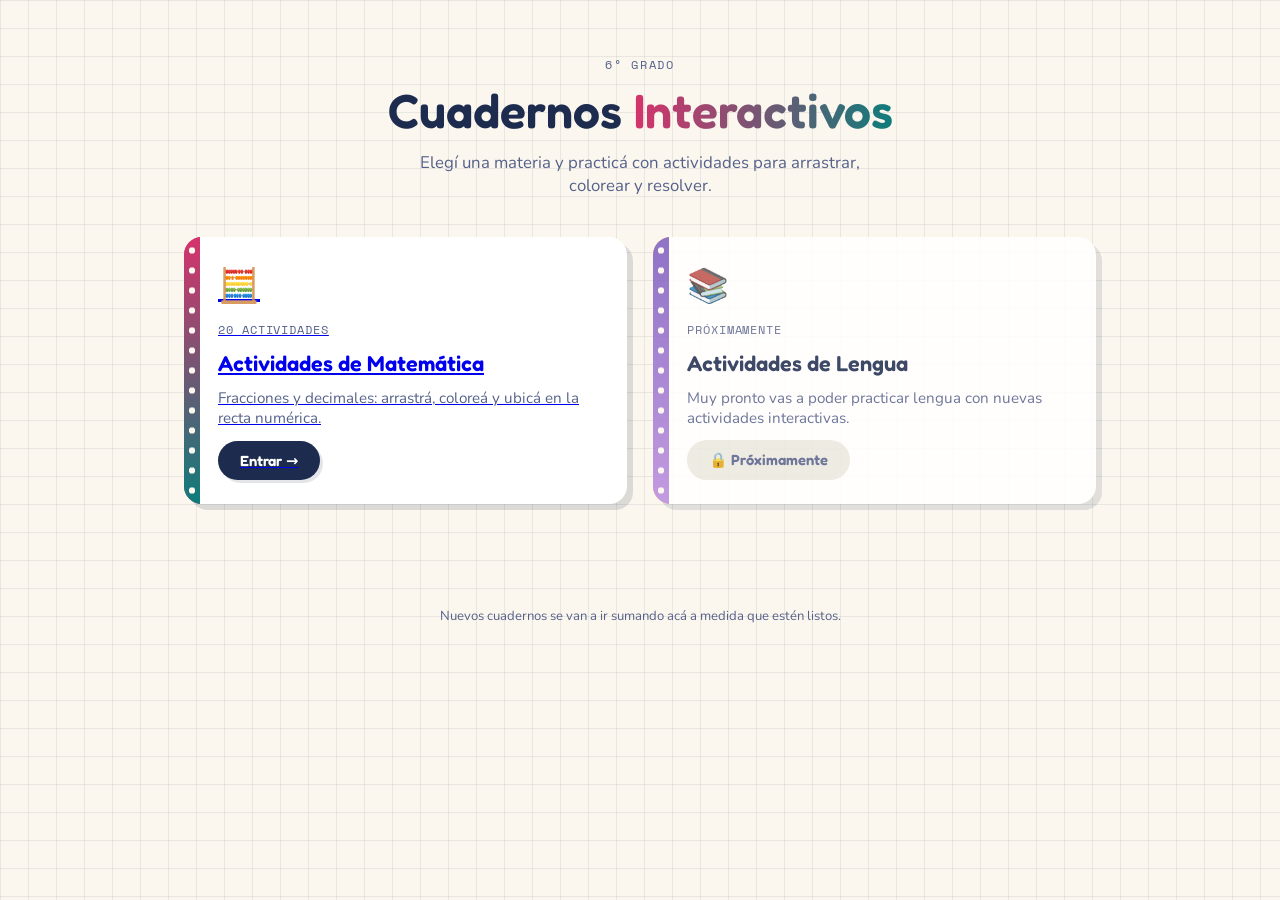
<file: index.html>
<!DOCTYPE html>
<html lang="es">
<head>
<meta charset="UTF-8">
<meta name="viewport" content="width=device-width, initial-scale=1.0">
<title>Cuadernos Interactivos — Actividades por materia</title>
<meta name="description" content="Elegí una materia y practicá con actividades interactivas: arrastrar, colorear, ubicar en la recta numérica y más.">
<link rel="preconnect" href="https://fonts.googleapis.com">
<link rel="preconnect" href="https://fonts.gstatic.com" crossorigin>
<link href="https://fonts.googleapis.com/css2?family=Fredoka:wght@500;600;700&family=Nunito:wght@400;600;700;800&family=Space+Mono:wght@400;700&display=swap" rel="stylesheet">
<link rel="stylesheet" href="home.css">
</head>
<body>

<div class="paper-texture" aria-hidden="true"></div>

<header class="home-header">
  <p class="eyebrow">6° grado</p>
  <h1>Cuadernos <span class="hl">Interactivos</span></h1>
  <p class="subtitle">Elegí una materia y practicá con actividades para arrastrar, colorear y resolver.</p>
</header>

<main class="shelf" id="shelf" aria-live="polite"></main>

<footer class="home-footer">
  <p>Nuevos cuadernos se van a ir sumando acá a medida que estén listos.</p>
</footer>

<script src="home.js"></script>
</body>
</html>
</file>
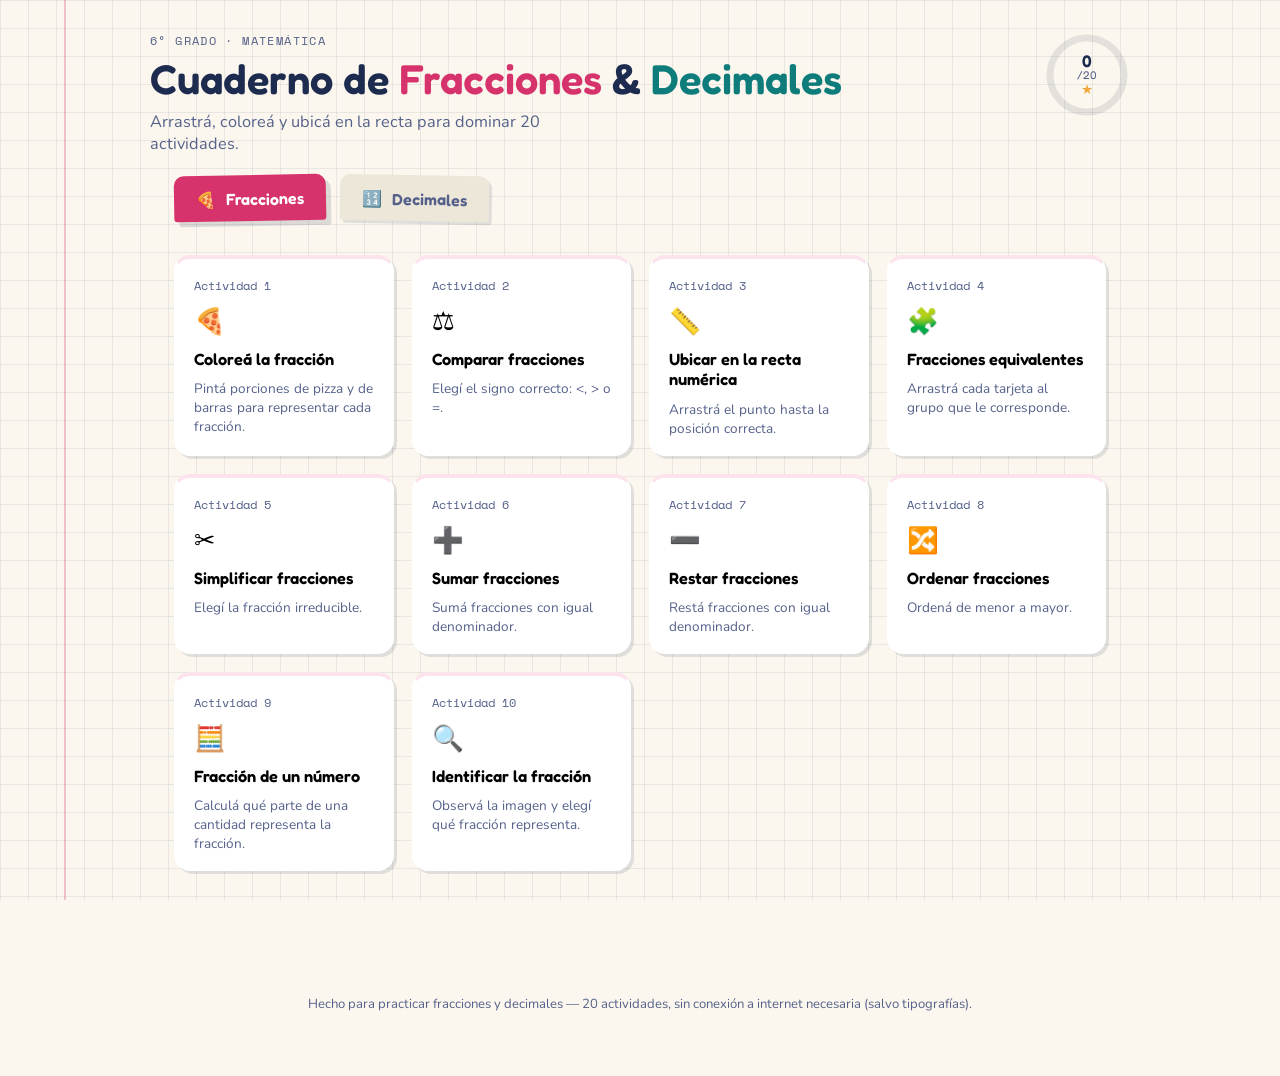
<file: fracciones-decimales6/index.html>
<!DOCTYPE html>
<html lang="es">
<head>
<meta charset="UTF-8">
<meta name="viewport" content="width=device-width, initial-scale=1.0">
<title>Cuaderno de Fracciones y Decimales — 6° grado</title>
<meta name="description" content="App interactiva para practicar fracciones y decimales: arrastrar, colorear, ubicar en la recta numérica y más.">
<link rel="preconnect" href="https://fonts.googleapis.com">
<link rel="preconnect" href="https://fonts.gstatic.com" crossorigin>
<link href="https://fonts.googleapis.com/css2?family=Fredoka:wght@500;600;700&family=Nunito:wght@400;600;700;800&family=Space+Mono:wght@400;700&display=swap" rel="stylesheet">
<link rel="stylesheet" href="style.css">
</head>
<body>

<div class="paper-texture" aria-hidden="true"></div>

<header class="notebook-header">
  <div class="header-inner">
    <div class="title-block">
      <p class="eyebrow">6° grado · Matemática</p>
      <h1>Cuaderno de <span class="hl-fraction">Fracciones</span> &amp; <span class="hl-decimal">Decimales</span></h1>
      <p class="subtitle">Arrastrá, coloreá y ubicá en la recta para dominar 20 actividades.</p>
    </div>
    <div class="progress-widget" id="progress-widget" aria-live="polite">
      <svg class="progress-ring" width="86" height="86" viewBox="0 0 86 86">
        <circle class="ring-bg" cx="43" cy="43" r="37"></circle>
        <circle class="ring-fill" id="ring-fill" cx="43" cy="43" r="37"></circle>
      </svg>
      <div class="progress-label">
        <span id="progress-count">0</span><span class="progress-total">/20</span>
        <span class="progress-star">★</span>
      </div>
    </div>
  </div>
</header>

<nav class="tabs" role="tablist" aria-label="Secciones">
  <button class="tape-tab tape-fraction is-active" role="tab" aria-selected="true" data-section="fractions" id="tab-fractions">
    <span class="tape-icon">🍕</span> Fracciones
  </button>
  <button class="tape-tab tape-decimal" role="tab" aria-selected="false" data-section="decimals" id="tab-decimals">
    <span class="tape-icon">🔢</span> Decimales
  </button>
</nav>

<main>
  <section id="board" class="board" aria-live="polite"></section>

  <section id="activity-panel" class="activity-panel" hidden>
    <div class="panel-card">
      <button id="btn-back" class="btn-back" type="button">← Volver al cuaderno</button>

      <div class="panel-head">
        <span class="panel-index" id="panel-index">Actividad 1</span>
        <h2 id="panel-title">Título</h2>
        <p id="panel-instruction" class="panel-instruction">Instrucción</p>
      </div>

      <div class="item-dots" id="item-dots"></div>

      <div class="item-container" id="item-container"></div>

      <div class="feedback" id="feedback" role="status" aria-live="polite"></div>

      <div class="panel-actions">
        <button id="btn-check" class="btn btn-primary" type="button">Verificar</button>
        <button id="btn-retry" class="btn btn-ghost" type="button" hidden>Intentar de nuevo</button>
        <button id="btn-next" class="btn btn-success" type="button" hidden>Siguiente →</button>
      </div>
    </div>
  </section>
</main>

<div id="celebration" class="celebration" aria-hidden="true"></div>

<footer class="site-footer">
  <p>Hecho para practicar fracciones y decimales — 20 actividades, sin conexión a internet necesaria (salvo tipografías).</p>
</footer>

<script src="script.js"></script>
</body>
</html>
</file>
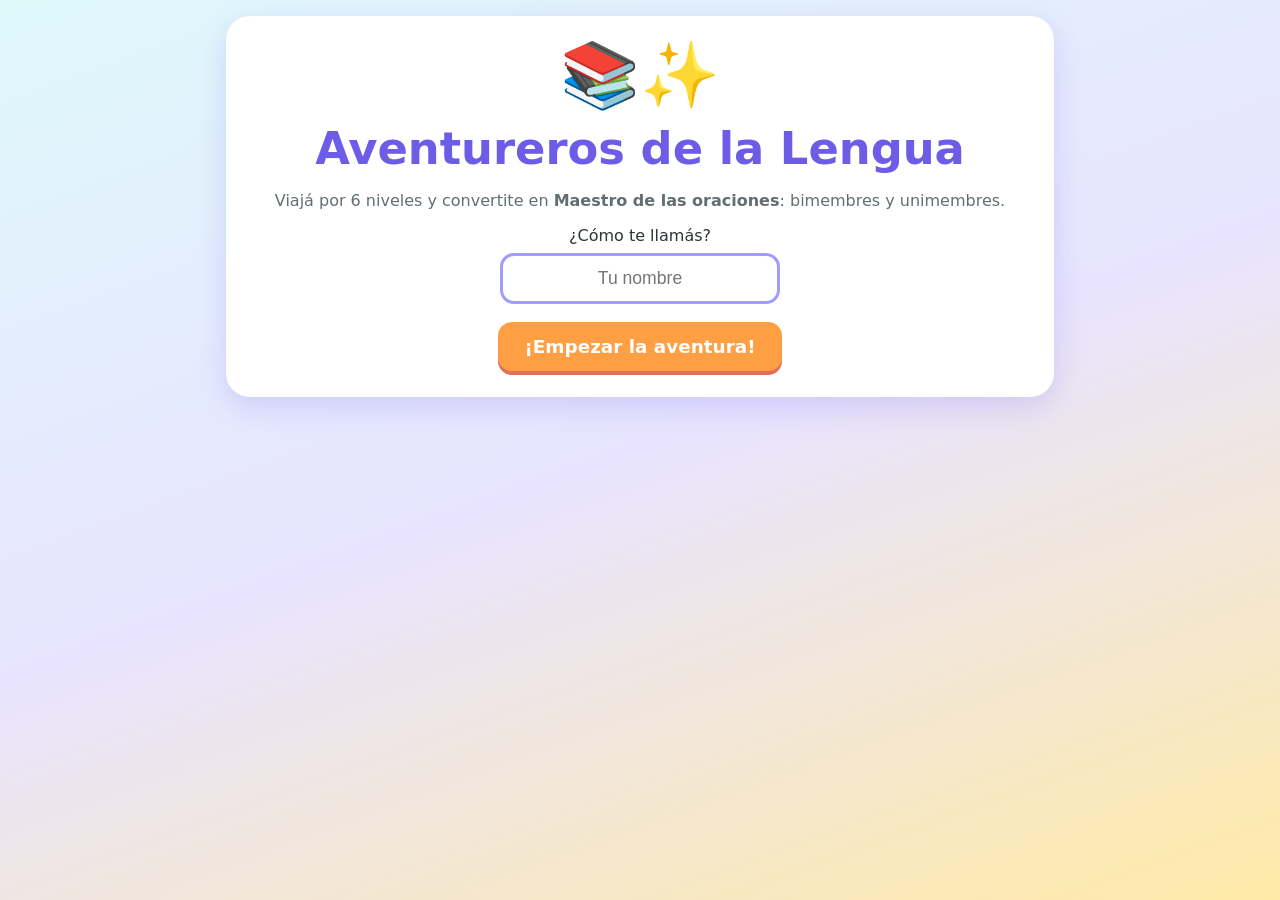
<file: oraciones/index.html>
<!DOCTYPE html>
<html lang="es">
<head>
<meta charset="utf-8">
<meta name="viewport" content="width=device-width,initial-scale=1">
<title>Aventureros de la Lengua · Oraciones bimembres y unimembres</title>
<link rel="stylesheet" href="style.css">
</head>
<body>
<header id="hud" hidden>
  <button id="h-home" class="btn small" title="Ir al mapa">🗺️ Mapa</button>
  <span id="h-name"></span>
  <span class="chip">⭐ <b id="h-stars">0</b></span>
  <span class="chip">🏆 <b id="h-pts">0</b></span>
</header>

<main>
  <section id="s-welcome" class="screen active">
    <div class="hero">📚✨</div>
    <h1>Aventureros de la Lengua</h1>
    <p class="sub">Viajá por 6 niveles y convertite en <b>Maestro de las oraciones</b>: bimembres y unimembres.</p>
    <label for="in-name">¿Cómo te llamás?</label>
    <input id="in-name" maxlength="20" placeholder="Tu nombre" autocomplete="off">
    <button id="b-start" class="btn big">¡Empezar la aventura!</button>
    <button id="b-reset" class="btn link" hidden>Borrar mi progreso</button>
  </section>

  <section id="s-map" class="screen">
    <h2>Mapa de niveles</h2>
    <p class="sub">Conseguí al menos ⭐ en un nivel para desbloquear el siguiente.</p>
    <div id="map"></div>
    <h3>Mis medallas</h3>
    <div id="medals" class="medals"></div>
  </section>

  <section id="s-game" class="screen">
    <div class="gtop"><b id="g-title"></b><span id="g-count"></span></div>
    <div class="bar"><i id="g-prog"></i></div>
    <p id="g-ask" class="ask"></p>
    <div id="act"></div>
    <div id="fb" class="fb"></div>
    <div class="actions">
      <button id="b-check" class="btn big" hidden>✔ Comprobar</button>
      <button id="b-next" class="btn big" hidden>Siguiente ➜</button>
    </div>
  </section>

  <section id="s-result" class="screen">
    <h2 id="r-title"></h2>
    <div id="r-stars" class="stars"></div>
    <p id="r-msg" class="sub"></p>
    <p class="score">Aciertos: <b id="r-ok"></b> · Puntos ganados: <b id="r-pts"></b></p>
    <div class="actions">
      <button id="r-retry" class="btn">🔁 Reintentar</button>
      <button id="r-map" class="btn">🗺️ Mapa</button>
      <button id="r-next" class="btn big" hidden>Siguiente nivel ➜</button>
      <button id="r-final" class="btn big" hidden>🏁 Resultado final</button>
    </div>
  </section>

  <section id="s-final" class="screen">
    <div class="hero">🏆</div>
    <h2 id="f-title"></h2>
    <p class="score">Puntos: <b id="f-pts"></b> · Estrellas: <b id="f-stars"></b></p>
    <div id="f-levels" class="flevels"></div>
    <h3>Medallas</h3>
    <div id="f-medals" class="medals"></div>
    <button id="f-map" class="btn big">🗺️ Volver al mapa</button>
  </section>
</main>
<div id="toast" role="status"></div>
<script src="script.js"></script>
</body>
</html>
</file>
<file: home.css>
/* =========================================================
   TOKENS (coherentes con /matematica/style.css)
   ========================================================= */
:root{
  --paper:        #FBF7EE;
  --paper-white:  #FFFFFF;
  --grid-line:    rgba(29, 43, 79, 0.08);
  --margin-line:  rgba(214, 51, 108, 0.22);

  --ink:          #1D2B4F;
  --ink-soft:     #55618A;

  --fraction:     #D6336C;
  --decimal:      #0E7C7B;
  --lengua-a:     #7C5CBF;
  --lengua-b:     #B98BDE;

  --gold:         #F2A93B;
  --gold-soft:    #FDECC8;

  --shadow-sm: 3px 3px 0 rgba(29,43,79,0.12);
  --shadow-md: 6px 6px 0 rgba(29,43,79,0.14);

  --font-display: 'Fredoka', system-ui, sans-serif;
  --font-body: 'Nunito', system-ui, sans-serif;
  --font-mono: 'Space Mono', monospace;
}

*{ box-sizing: border-box; }

body{
  margin:0;
  font-family: var(--font-body);
  color: var(--ink);
  background: var(--paper);
  min-height: 100vh;
  position: relative;
}

.paper-texture{
  position: fixed;
  inset: 0;
  z-index: -1;
  background-image:
    linear-gradient(var(--grid-line) 1px, transparent 1px),
    linear-gradient(90deg, var(--grid-line) 1px, transparent 1px);
  background-size: 28px 28px;
}

/* =========================================================
   HEADER
   ========================================================= */
.home-header{
  max-width: 960px;
  margin: 0 auto;
  padding: 56px 24px 20px;
  text-align: center;
}
.eyebrow{
  font-family: var(--font-mono);
  text-transform: uppercase;
  letter-spacing: 0.14em;
  font-size: 0.75rem;
  color: var(--ink-soft);
  margin: 0 0 8px;
}
.home-header h1{
  font-family: var(--font-display);
  font-size: clamp(2rem, 5vw, 3rem);
  margin: 0 0 12px;
  font-weight: 600;
}
.hl{
  background: linear-gradient(90deg, var(--fraction), var(--decimal));
  -webkit-background-clip: text;
  background-clip: text;
  color: transparent;
}
.subtitle{
  margin: 0 auto;
  max-width: 46ch;
  color: var(--ink-soft);
  font-size: 1.05rem;
}

/* =========================================================
   SHELF / SUBJECT CARDS
   ========================================================= */
.shelf{
  max-width: 960px;
  margin: 0 auto;
  padding: 20px 24px 80px;
  display: grid;
  grid-template-columns: repeat(auto-fit, minmax(280px, 1fr));
  gap: 26px;
}

.notebook-card{
  position: relative;
  background: var(--paper-white);
  border-radius: 18px;
  box-shadow: var(--shadow-md);
  padding: 26px 24px 24px 34px;
  display: flex;
  flex-direction: column;
  gap: 12px;
  min-height: 230px;
  overflow: hidden;
  transition: transform 0.15s ease, box-shadow 0.15s ease;
}
.notebook-card.is-available:hover{
  transform: translateY(-4px);
}

/* Lomo de espiral a la izquierda */
.notebook-card::before{
  content: "";
  position: absolute;
  left: 0; top: 0; bottom: 0;
  width: 16px;
  background:
    radial-gradient(circle, var(--paper) 3px, transparent 3.5px) repeat-y,
    var(--spine-color, var(--gold));
  background-size: 16px 20px;
  background-position: center;
}
.notebook-card.subject-matematica{ --spine-color: linear-gradient(var(--fraction), var(--decimal)); }
.notebook-card.subject-matematica::before{ background-color: var(--fraction); background-image:
    radial-gradient(circle, var(--paper) 3px, transparent 3.5px),
    linear-gradient(var(--fraction), var(--decimal));
  background-size: 16px 20px, 16px 100%;
  background-repeat: repeat-y, no-repeat;
}
.notebook-card.subject-lengua::before{
  background-image:
    radial-gradient(circle, var(--paper) 3px, transparent 3.5px),
    linear-gradient(var(--lengua-a), var(--lengua-b));
  background-size: 16px 20px, 16px 100%;
  background-repeat: repeat-y, no-repeat;
}
.notebook-card.subject-generic::before{
  background-image:
    radial-gradient(circle, var(--paper) 3px, transparent 3.5px),
    linear-gradient(#B8BFCC, #D8DEE8);
  background-size: 16px 20px, 16px 100%;
  background-repeat: repeat-y, no-repeat;
}

.card-emoji{ font-size: 2.1rem; }
.card-tag{
  font-family: var(--font-mono);
  font-size: 0.72rem;
  text-transform: uppercase;
  letter-spacing: 0.08em;
  color: var(--ink-soft);
}
.card-title{
  font-family: var(--font-display);
  font-size: 1.35rem;
  margin: 0;
  font-weight: 600;
}
.card-desc{
  color: var(--ink-soft);
  margin: 0;
  flex-grow: 1;
  font-size: 0.95rem;
}

.card-cta{
  align-self: flex-start;
  font-family: var(--font-display);
  font-weight: 600;
  font-size: 0.92rem;
  padding: 11px 22px;
  border-radius: 30px;
  border: none;
  text-decoration: none;
  display: inline-flex;
  align-items: center;
  gap: 8px;
  box-shadow: var(--shadow-sm);
  transition: transform 0.12s ease;
}
.card-cta:hover{ transform: translateY(-2px); }

.notebook-card.subject-matematica .card-cta{ background: var(--ink); color: #fff; }
.notebook-card.subject-lengua .card-cta,
.notebook-card.subject-generic .card-cta{
  background: var(--gold-soft);
  color: var(--ink-soft);
}

.notebook-card.is-locked{ opacity: 0.85; }
.notebook-card.is-locked .card-cta{
  background: #ECE9E0;
  color: var(--ink-soft);
  box-shadow: none;
  cursor: not-allowed;
}
.notebook-card.is-locked .card-emoji{ filter: grayscale(0.4); }

/* =========================================================
   FOOTER
   ========================================================= */
.home-footer{
  text-align: center;
  padding: 10px 20px 60px;
  color: var(--ink-soft);
  font-size: 0.82rem;
}

:focus-visible{
  outline: 3px solid var(--gold);
  outline-offset: 2px;
}

@media (prefers-reduced-motion: reduce){
  *{ transition-duration: 0.001ms !important; }
}
</file>
<file: fracciones-decimales6/style.css>
/* =========================================================
   TOKENS
   ========================================================= */
:root{
  --paper:        #FBF7EE;
  --paper-white:  #FFFFFF;
  --grid-line:    rgba(29, 43, 79, 0.08);
  --margin-line:  rgba(214, 51, 108, 0.28);

  --ink:          #1D2B4F;
  --ink-soft:     #55618A;

  --fraction:       #D6336C;
  --fraction-dark:  #A11F53;
  --fraction-soft:  #FCE3ED;

  --decimal:        #0E7C7B;
  --decimal-dark:   #0A5958;
  --decimal-soft:   #DBF2F1;

  --gold:         #F2A93B;
  --gold-soft:    #FDECC8;
  --success:      #3AA655;
  --success-soft: #E1F5E6;
  --error:        #E4572E;
  --error-soft:   #FCE4DB;

  --shadow-sm: 3px 3px 0 rgba(29,43,79,0.12);
  --shadow-md: 5px 5px 0 rgba(29,43,79,0.14);
  --radius: 16px;

  --font-display: 'Fredoka', system-ui, sans-serif;
  --font-body: 'Nunito', system-ui, sans-serif;
  --font-mono: 'Space Mono', monospace;
}

*{ box-sizing: border-box; }

html{ scroll-behavior: smooth; }

body{
  margin:0;
  font-family: var(--font-body);
  color: var(--ink);
  background: var(--paper);
  position: relative;
  min-height: 100vh;
  overflow-x: hidden;
}

/* Notebook grid-paper background */
.paper-texture{
  position: fixed;
  inset: 0;
  z-index: -1;
  background-image:
    linear-gradient(var(--grid-line) 1px, transparent 1px),
    linear-gradient(90deg, var(--grid-line) 1px, transparent 1px),
    linear-gradient(90deg, var(--margin-line) 2px, transparent 2px);
  background-size: 28px 28px, 28px 28px, 100% 100%;
  background-position: 0 0, 0 0, 64px 0;
}

@media (max-width: 640px){
  .paper-texture{ background-image:
    linear-gradient(var(--grid-line) 1px, transparent 1px),
    linear-gradient(90deg, var(--grid-line) 1px, transparent 1px); }
}

a{ color: inherit; }

button{ font-family: inherit; cursor: pointer; }

/* =========================================================
   HEADER
   ========================================================= */
.notebook-header{
  padding: 32px 24px 12px;
}
.header-inner{
  max-width: 980px;
  margin: 0 auto;
  display: flex;
  align-items: flex-start;
  justify-content: space-between;
  gap: 24px;
  flex-wrap: wrap;
}
.eyebrow{
  font-family: var(--font-mono);
  text-transform: uppercase;
  letter-spacing: 0.12em;
  font-size: 0.72rem;
  color: var(--ink-soft);
  margin: 0 0 6px;
}
.title-block h1{
  font-family: var(--font-display);
  font-size: clamp(1.8rem, 4vw, 2.6rem);
  line-height: 1.15;
  margin: 0 0 8px;
  font-weight: 600;
}
.hl-fraction{ color: var(--fraction); }
.hl-decimal{ color: var(--decimal); }
.subtitle{
  margin: 0;
  color: var(--ink-soft);
  font-size: 1.02rem;
  max-width: 46ch;
}

.progress-widget{
  position: relative;
  width: 86px;
  height: 86px;
  flex-shrink: 0;
}
.progress-ring{ transform: rotate(-90deg); }
.ring-bg{ fill:none; stroke: rgba(29,43,79,0.1); stroke-width: 7; }
.ring-fill{
  fill:none;
  stroke: var(--gold);
  stroke-width: 7;
  stroke-linecap: round;
  stroke-dasharray: 232.5;
  stroke-dashoffset: 232.5;
  transition: stroke-dashoffset 0.5s ease;
}
.progress-label{
  position: absolute;
  inset: 0;
  display:flex; flex-direction:column; align-items:center; justify-content:center;
  font-family: var(--font-display);
  font-weight: 600;
  line-height: 1;
  font-size: 1.05rem;
}
.progress-total{ font-size: 0.7rem; color: var(--ink-soft); font-weight: 400; }
.progress-star{ color: var(--gold); font-size: 0.85rem; margin-top: 2px; }

/* =========================================================
   TABS (washi tape)
   ========================================================= */
.tabs{
  max-width: 980px;
  margin: 8px auto 0;
  padding: 0 24px;
  display: flex;
  gap: 14px;
}
.tape-tab{
  border: none;
  padding: 14px 22px 12px;
  font-family: var(--font-display);
  font-weight: 600;
  font-size: 1rem;
  border-radius: 10px 10px 3px 3px;
  background: #EDE7DA;
  color: var(--ink-soft);
  transform: rotate(-1deg);
  box-shadow: var(--shadow-sm);
  transition: transform 0.15s ease, box-shadow 0.15s ease, background 0.15s ease, color 0.15s ease;
  position: relative;
}
.tape-tab:nth-child(2){ transform: rotate(1deg); }
.tape-tab:hover{ transform: rotate(0deg) translateY(-2px); }
.tape-icon{ margin-right: 6px; }

.tape-tab.tape-fraction.is-active{
  background: var(--fraction);
  color: #fff;
  box-shadow: var(--shadow-md);
}
.tape-tab.tape-decimal.is-active{
  background: var(--decimal);
  color: #fff;
  box-shadow: var(--shadow-md);
}

/* =========================================================
   BOARD / ACTIVITY CARDS
   ========================================================= */
main{ max-width: 980px; margin: 0 auto; padding: 20px 24px 80px; }

.board{
  display: grid;
  grid-template-columns: repeat(auto-fill, minmax(210px, 1fr));
  gap: 18px;
  padding-top: 14px;
}

.activity-card{
  background: var(--paper-white);
  border-radius: var(--radius);
  padding: 18px 18px 16px;
  box-shadow: var(--shadow-sm);
  border: 2px solid transparent;
  text-align: left;
  display:flex;
  flex-direction:column;
  gap: 10px;
  min-height: 150px;
  transition: transform 0.15s ease, box-shadow 0.15s ease, border-color 0.15s ease;
  position: relative;
}
.activity-card:hover{
  transform: translateY(-3px);
  box-shadow: var(--shadow-md);
}
.card-number{
  font-family: var(--font-mono);
  font-size: 0.75rem;
  color: var(--ink-soft);
}
.card-emoji{ font-size: 1.6rem; }
.card-title{
  font-family: var(--font-display);
  font-weight: 600;
  font-size: 1.02rem;
  margin: 0;
  line-height: 1.25;
}
.card-desc{
  font-size: 0.85rem;
  color: var(--ink-soft);
  margin: 0;
  flex-grow: 1;
}
.card-check{
  position: absolute;
  top: 14px; right: 14px;
  width: 26px; height: 26px;
  border-radius: 50%;
  background: var(--success);
  color: #fff;
  display: none;
  align-items: center;
  justify-content: center;
  font-size: 0.9rem;
}
.activity-card.completed .card-check{ display: flex; }
.activity-card.completed{ border-color: var(--success); }

#board.section-fractions .activity-card{ border-top: 4px solid var(--fraction-soft); }
#board.section-decimals .activity-card{ border-top: 4px solid var(--decimal-soft); }

/* =========================================================
   ACTIVITY PANEL
   ========================================================= */
.activity-panel{ padding-top: 8px; }
.panel-card{
  background: var(--paper-white);
  border-radius: 22px;
  box-shadow: var(--shadow-md);
  padding: 26px 26px 22px;
}
.btn-back{
  border: none;
  background: none;
  color: var(--ink-soft);
  font-weight: 700;
  font-size: 0.9rem;
  padding: 6px 0 14px;
}
.btn-back:hover{ color: var(--ink); }

.panel-index{
  font-family: var(--font-mono);
  font-size: 0.75rem;
  text-transform: uppercase;
  letter-spacing: 0.08em;
  color: var(--ink-soft);
}
.panel-head h2{
  font-family: var(--font-display);
  margin: 4px 0 6px;
  font-size: clamp(1.3rem, 3vw, 1.7rem);
}
.panel-instruction{
  margin: 0 0 6px;
  color: var(--ink-soft);
}

.item-dots{
  display: flex;
  gap: 8px;
  margin: 14px 0 20px;
}
.item-dot{
  width: 10px; height: 10px;
  border-radius: 50%;
  background: var(--grid-line);
  border: 2px solid transparent;
}
.item-dot.is-current{ border-color: var(--gold); }
.item-dot.is-done{ background: var(--success); }

.item-container{
  background: var(--paper);
  border-radius: 16px;
  padding: 22px;
  min-height: 220px;
  display:flex;
  align-items:center;
  justify-content:center;
}

.feedback{
  min-height: 30px;
  margin-top: 14px;
  font-weight: 700;
  text-align:center;
  font-family: var(--font-display);
}
.feedback.ok{ color: var(--success); }
.feedback.bad{ color: var(--error); }

.panel-actions{
  display: flex;
  justify-content: center;
  gap: 12px;
  margin-top: 8px;
  flex-wrap: wrap;
}
.btn{
  font-family: var(--font-display);
  font-weight: 600;
  font-size: 0.95rem;
  padding: 12px 26px;
  border-radius: 30px;
  border: none;
  box-shadow: var(--shadow-sm);
  transition: transform 0.12s ease;
}
.btn:hover{ transform: translateY(-2px); }
.btn:active{ transform: translateY(0); }
.btn-primary{ background: var(--ink); color: #fff; }
.btn-success{ background: var(--success); color: #fff; }
.btn-ghost{ background: var(--gold-soft); color: var(--ink); }
.btn:disabled{ opacity: 0.45; cursor: not-allowed; transform:none; }

/* =========================================================
   QUESTION PROMPT (shared)
   ========================================================= */
.item-prompt{
  font-family: var(--font-display);
  font-size: 1.15rem;
  text-align: center;
  margin-bottom: 18px;
}
.item-body{ width: 100%; display:flex; flex-direction:column; align-items:center; gap: 18px; }
.mono-value{ font-family: var(--font-mono); }

/* Multiple choice */
.mc-options{
  display: grid;
  grid-template-columns: repeat(auto-fit, minmax(120px, 1fr));
  gap: 12px;
  width: 100%;
  max-width: 480px;
}
.mc-option{
  background: #fff;
  border: 2px solid var(--grid-line);
  border-radius: 12px;
  padding: 14px 10px;
  font-family: var(--font-mono);
  font-size: 1.05rem;
  font-weight: 700;
  text-align: center;
  color: var(--ink);
  transition: border-color 0.12s ease, background 0.12s ease, transform 0.12s ease;
}
.mc-option:hover{ transform: translateY(-2px); border-color: var(--gold); }
.mc-option.selected{ border-color: var(--ink); background: var(--gold-soft); }
.mc-option.correct{ border-color: var(--success); background: var(--success-soft); }
.mc-option.incorrect{ border-color: var(--error); background: var(--error-soft); }

/* Compare */
.compare-row{
  display: flex;
  align-items: center;
  gap: 20px;
  font-family: var(--font-mono);
  font-size: 1.4rem;
  font-weight: 700;
}
.compare-value{
  background: #fff;
  border-radius: 12px;
  padding: 14px 20px;
  box-shadow: var(--shadow-sm);
  min-width: 76px;
  text-align: center;
}
.frac-display{ display:inline-flex; flex-direction:column; line-height:1; text-align:center; }
.frac-display .num{ border-bottom: 2px solid var(--ink); padding: 0 4px 3px; }
.frac-display .den{ padding: 3px 4px 0; }

.compare-symbols{ display:flex; gap: 10px; }
.symbol-btn{
  width: 54px; height: 54px;
  border-radius: 50%;
  border: 2px solid var(--grid-line);
  background: #fff;
  font-family: var(--font-mono);
  font-size: 1.4rem;
  font-weight: 700;
  color: var(--ink);
}
.symbol-btn:hover{ border-color: var(--gold); }
.symbol-btn.selected{ background: var(--ink); color: #fff; border-color: var(--ink); }
.symbol-btn.correct{ background: var(--success); color:#fff; border-color: var(--success); }
.symbol-btn.incorrect{ background: var(--error); color:#fff; border-color: var(--error); }

/* Numeric input */
.numeric-input-row{ display:flex; align-items:center; gap: 14px; }
.numeric-input{
  font-family: var(--font-mono);
  font-size: 1.3rem;
  font-weight: 700;
  width: 130px;
  padding: 12px 14px;
  border-radius: 10px;
  border: 2px solid var(--grid-line);
  text-align: center;
  background: #fff;
}
.numeric-input:focus{ outline: none; border-color: var(--gold); }
.numeric-input.correct{ border-color: var(--success); background: var(--success-soft); }
.numeric-input.incorrect{ border-color: var(--error); background: var(--error-soft); }

/* Number line */
.numberline-wrap{ width: 100%; max-width: 560px; padding: 30px 10px 10px; }
.numberline-target-label{
  text-align:center; font-family: var(--font-mono); font-weight:700; margin-bottom: 22px;
  font-size: 1.1rem;
}
.numberline{
  position: relative;
  height: 10px;
  background: linear-gradient(#DFCBA3, #C9A76C);
  border-radius: 6px;
  box-shadow: var(--shadow-sm);
  margin: 0 6px;
}
.numberline-tick{
  position: absolute;
  top: -6px;
  width: 2px;
  height: 22px;
  background: rgba(29,43,79,0.35);
}
.numberline-tick span{
  position: absolute;
  top: 26px;
  left: 50%;
  transform: translateX(-50%);
  font-family: var(--font-mono);
  font-size: 0.72rem;
  color: var(--ink-soft);
  white-space: nowrap;
}
.numberline-token{
  position: absolute;
  top: -18px;
  width: 34px;
  height: 34px;
  margin-left: -17px;
  border-radius: 50% 50% 50% 0;
  transform: rotate(-45deg);
  background: var(--fraction);
  box-shadow: var(--shadow-sm);
  cursor: grab;
  touch-action: none;
  display:flex; align-items:center; justify-content:center;
}
.numberline-token.token-decimal{ background: var(--decimal); }
.numberline-token span{ transform: rotate(45deg); color:#fff; font-size: 0.65rem; font-family: var(--font-mono); }
.numberline-token:active{ cursor: grabbing; }
.numberline-token.correct{ background: var(--success); }
.numberline-token.incorrect{ background: var(--error); }

/* Color grid (pizza / rectangle) */
.gridviz-wrap{ display:flex; flex-direction:column; align-items:center; gap:14px; }
.gridviz-counter{ font-family: var(--font-mono); font-weight:700; }
.pizza-svg circle.slice-outline{ fill:none; stroke: var(--ink); stroke-width: 1.5; }
.pizza-slice{ cursor: pointer; stroke: var(--ink); stroke-width: 1.5; fill: #fff; transition: fill 0.1s ease; }
.pizza-slice.filled{ fill: var(--fraction); }
.pizza-slice.filled.is-decimal{ fill: var(--decimal); }

.rect-grid{ display:grid; gap: 4px; }
.rect-cell{
  width: 34px; height: 34px;
  background: #fff;
  border: 2px solid var(--ink);
  border-radius: 4px;
  cursor: pointer;
  transition: background 0.1s ease;
}
.rect-cell.filled{ background: var(--fraction); }
.rect-cell.filled.is-decimal{ background: var(--decimal); }

.grid100{ display:grid; grid-template-columns: repeat(10, 20px); gap: 2px; }
.grid100 .rect-cell{ width: 20px; height: 20px; border-width: 1px; border-radius: 2px; }

/* identify (read-only viz + choices) */
.identify-wrap{ display:flex; flex-direction:column; align-items:center; gap: 16px; }

/* Drag match */
.dragmatch-wrap{ display:flex; flex-direction:column; gap: 22px; width:100%; align-items:center; }
.drag-bank{
  display:flex; flex-wrap:wrap; gap: 10px; justify-content:center;
  min-height: 56px;
  padding: 10px;
  border: 2px dashed var(--grid-line);
  border-radius: 12px;
  width: 100%;
  max-width: 520px;
}
.drag-chip{
  font-family: var(--font-mono);
  font-weight: 700;
  background: var(--gold-soft);
  border: 2px solid var(--gold);
  border-radius: 10px;
  padding: 10px 14px;
  cursor: grab;
  touch-action: none;
  user-select: none;
}
.drag-chip.dragging{ opacity: 0.4; }
.drop-bins{
  display:flex; gap: 16px; flex-wrap: wrap; justify-content:center; width:100%;
}
.drop-bin{
  min-width: 150px;
  min-height: 90px;
  background: #fff;
  border: 2px solid var(--grid-line);
  border-radius: 12px;
  padding: 10px;
  display:flex; flex-direction:column; align-items:center; gap:8px;
}
.drop-bin-label{ font-size: 0.8rem; color: var(--ink-soft); font-weight: 700; }
.drop-bin.drag-over{ border-color: var(--gold); background: var(--gold-soft); }
.drop-bin .drag-chip{ cursor: default; }

/* Order (sortable list) */
.order-wrap{ display:flex; flex-direction:column; gap: 10px; width: 100%; max-width: 360px; }
.order-item{
  background:#fff;
  border: 2px solid var(--grid-line);
  border-radius: 10px;
  padding: 12px 16px;
  font-family: var(--font-mono);
  font-weight: 700;
  display:flex; align-items:center; gap: 10px;
  cursor: grab;
  touch-action: none;
  user-select: none;
}
.order-item .drag-handle{ color: var(--ink-soft); }
.order-item.dragging{ opacity: 0.4; }
.order-hint{ font-size: 0.78rem; color: var(--ink-soft); text-align:center; }

/* Celebration */
.celebration{
  position: fixed;
  inset: 0;
  pointer-events: none;
  z-index: 999;
  overflow: hidden;
}
.confetti-piece{
  position: absolute;
  top: -20px;
  width: 10px; height: 14px;
  opacity: 0.9;
  animation: fall 1.6s linear forwards;
}
@keyframes fall{
  to{ transform: translateY(105vh) rotate(360deg); opacity: 0.4; }
}

/* =========================================================
   FOOTER
   ========================================================= */
.site-footer{
  text-align:center;
  padding: 30px 20px 50px;
  color: var(--ink-soft);
  font-size: 0.82rem;
}

/* =========================================================
   ACCESSIBILITY / MOTION
   ========================================================= */
:focus-visible{
  outline: 3px solid var(--gold);
  outline-offset: 2px;
}
@media (prefers-reduced-motion: reduce){
  *{ animation-duration: 0.001ms !important; transition-duration: 0.001ms !important; }
  html{ scroll-behavior: auto; }
}

@media (max-width: 560px){
  .panel-card{ padding: 20px 16px; }
  .item-container{ padding: 14px; }
  .compare-row{ font-size: 1.1rem; gap: 12px; }
}
</file>
<file: oraciones/style.css>
:root{--p:#6c5ce7;--p2:#a29bfe;--ok:#00b894;--bad:#ff7675;--y:#fdcb6e;--o:#ff9f43;--ink:#2d3436;--card:#fff}
*{box-sizing:border-box}
body{margin:0;font-family:"Trebuchet MS","Segoe UI",system-ui,sans-serif;color:var(--ink);min-height:100vh;
background:linear-gradient(160deg,#dff9fb 0%,#e8e4ff 50%,#ffeaa7 100%);background-attachment:fixed}
main{max-width:860px;margin:0 auto;padding:16px}
.screen{display:none;background:var(--card);border-radius:24px;padding:22px;box-shadow:0 10px 30px #6c5ce733;text-align:center;animation:pop .35s}
.screen.active{display:block}
@keyframes pop{from{transform:scale(.96);opacity:0}to{transform:none;opacity:1}}
h1{font-size:clamp(1.8rem,6vw,2.8rem);margin:.2em 0;color:var(--p)}
h2{color:var(--p);margin:.2em 0}h3{margin:1em 0 .4em}
.hero{font-size:4rem}.sub{color:#636e72}
input{display:block;margin:8px auto 14px;padding:12px 16px;font-size:1.1rem;border:3px solid var(--p2);border-radius:14px;text-align:center;width:min(280px,100%)}
.btn{font:inherit;font-weight:700;border:0;border-radius:14px;padding:10px 18px;margin:4px;cursor:pointer;color:#fff;background:var(--p);box-shadow:0 4px 0 #4834d4;transition:transform .1s}
.btn:active{transform:translateY(3px);box-shadow:0 1px 0 #4834d4}
.btn.big{font-size:1.15rem;padding:14px 26px;background:var(--o);box-shadow:0 4px 0 #e17055}
.btn.small{padding:6px 12px;font-size:.9rem}
.btn.link{background:none;color:#b2bec3;box-shadow:none;text-decoration:underline}
#hud{display:flex;gap:10px;align-items:center;justify-content:center;flex-wrap:wrap;padding:10px;background:#fff9;backdrop-filter:blur(6px);position:sticky;top:0;z-index:5;font-weight:700}
#hud[hidden]{display:none}
.chip{background:var(--y);padding:4px 12px;border-radius:20px}
/* mapa */
#map{display:grid;grid-template-columns:repeat(auto-fit,minmax(220px,1fr));gap:14px;margin-top:14px}
.node{font:inherit;text-align:left;border:0;border-radius:20px;padding:16px;color:#fff;cursor:pointer;display:flex;gap:12px;align-items:center;box-shadow:0 6px 0 #0003;transition:transform .15s}
.node:hover:not(:disabled){transform:translateY(-3px) rotate(-1deg)}
.node .ic{font-size:2.2rem}.node small{display:block;opacity:.9}
.node:disabled{background:#b2bec3!important;cursor:not-allowed}
.node .st{letter-spacing:2px}
.medals{display:flex;flex-wrap:wrap;gap:10px;justify-content:center}
.medal{width:118px;padding:10px;border-radius:16px;background:#f1f2f6;font-size:.8rem}
.medal span{font-size:2rem;display:block}.medal.off{filter:grayscale(1);opacity:.45}
/* juego */
.gtop{display:flex;justify-content:space-between;font-size:1.1rem}
.bar{height:12px;background:#dfe6e9;border-radius:8px;overflow:hidden;margin:8px 0}
.bar i{display:block;height:100%;width:0;background:linear-gradient(90deg,var(--ok),var(--y));transition:width .4s}
.ask{font-weight:700;color:var(--p);font-size:1.1rem}
.sentence{font-size:clamp(1.3rem,4.5vw,1.9rem);background:#f5f3ff;border-radius:16px;padding:18px;margin:10px 0;line-height:1.6}
.blank{display:inline-block;min-width:90px;border-bottom:4px dashed var(--o);color:var(--o)}
.tag{display:inline-block;background:var(--y);border-radius:12px;padding:2px 12px;font-weight:700}
.choices{display:grid;gap:10px;margin:12px 0}
.choice{font:inherit;font-size:1.1rem;padding:14px;border:3px solid var(--p2);background:#fff;border-radius:16px;cursor:pointer}
.choice:hover:not(:disabled){background:#f1efff}
.choice.big{font-size:1.3rem;font-weight:700}
.right{background:#d5f5ea!important;border-color:var(--ok)!important}
.wrong{background:#ffe3e3!important;border-color:var(--bad)!important}
.fb{min-height:2.6em;margin:10px 0;font-size:1.05rem;font-weight:700;border-radius:14px;padding:0 12px}
.fb.ok{background:#d5f5ea;color:#00775c;padding:10px 12px}.fb.bad{background:#fff0e0;color:#b34700;padding:10px 12px}
/* arrastrar */
.zones{display:grid;grid-template-columns:1fr 1fr;gap:10px}
.zone{min-height:110px;border:3px dashed var(--p2);border-radius:16px;padding:8px;display:flex;flex-direction:column;gap:8px;align-items:center;background:#faf9ff}
.zone b{color:var(--p)}
.zone.pool{margin:10px 0;flex-direction:row;flex-wrap:wrap;justify-content:center;border-color:var(--y);min-height:70px}
.dchip{padding:10px 14px;border-radius:12px;background:var(--p);color:#fff;font-weight:700;cursor:grab;user-select:none;touch-action:manipulation}
.dchip.sel{outline:4px solid var(--y);transform:scale(1.06)}
.dchip.right{background:var(--ok)!important;border:0}.dchip.wrong{background:var(--bad)!important;border:0}
/* unir */
.match{position:relative;display:grid;grid-template-columns:1fr 1fr;gap:70px;margin:12px 0}
.col{display:flex;flex-direction:column;gap:12px}
.m-item{font:inherit;padding:12px;border:3px solid var(--p2);border-radius:14px;background:#fff;cursor:pointer;min-height:64px}
.m-item.r{border-color:var(--o)}.m-item.sel{background:var(--y);transform:scale(1.03)}
.lines{position:absolute;inset:0;width:100%;height:100%;pointer-events:none;overflow:visible}
.lines line{stroke:var(--p);stroke-width:4;stroke-linecap:round}
.lines line.ok{stroke:var(--ok)}.lines line.bad{stroke:var(--bad)}
/* núcleo */
.words{display:flex;flex-wrap:wrap;gap:8px;justify-content:center;margin:12px 0}
.w{font:inherit;font-size:1.25rem;padding:8px 12px;border:3px solid var(--p2);border-radius:12px;background:#fff;cursor:pointer}
.w.s{background:#c8f7ec;border-color:var(--ok)}.w.p{background:#ffe9b8;border-color:var(--o)}
.w.bad{background:#ffe3e3;border-color:var(--bad)}
/* resultado */
.stars{font-size:3.4rem;letter-spacing:6px}.score{font-size:1.1rem}
.flevels{display:grid;grid-template-columns:repeat(auto-fit,minmax(140px,1fr));gap:8px;margin:10px 0}
.flevels div{background:#f5f3ff;border-radius:12px;padding:8px}
#toast{position:fixed;left:50%;bottom:20px;transform:translate(-50%,120px);background:var(--ink);color:#fff;padding:12px 20px;border-radius:30px;font-weight:700;transition:transform .4s;z-index:9;max-width:90vw;text-align:center}
#toast.show{transform:translate(-50%,0)}
@media(max-width:560px){.screen{padding:14px;border-radius:18px}.match{gap:46px}.m-item{font-size:.9rem;padding:8px}.zone b{font-size:.9rem}}
</file>
